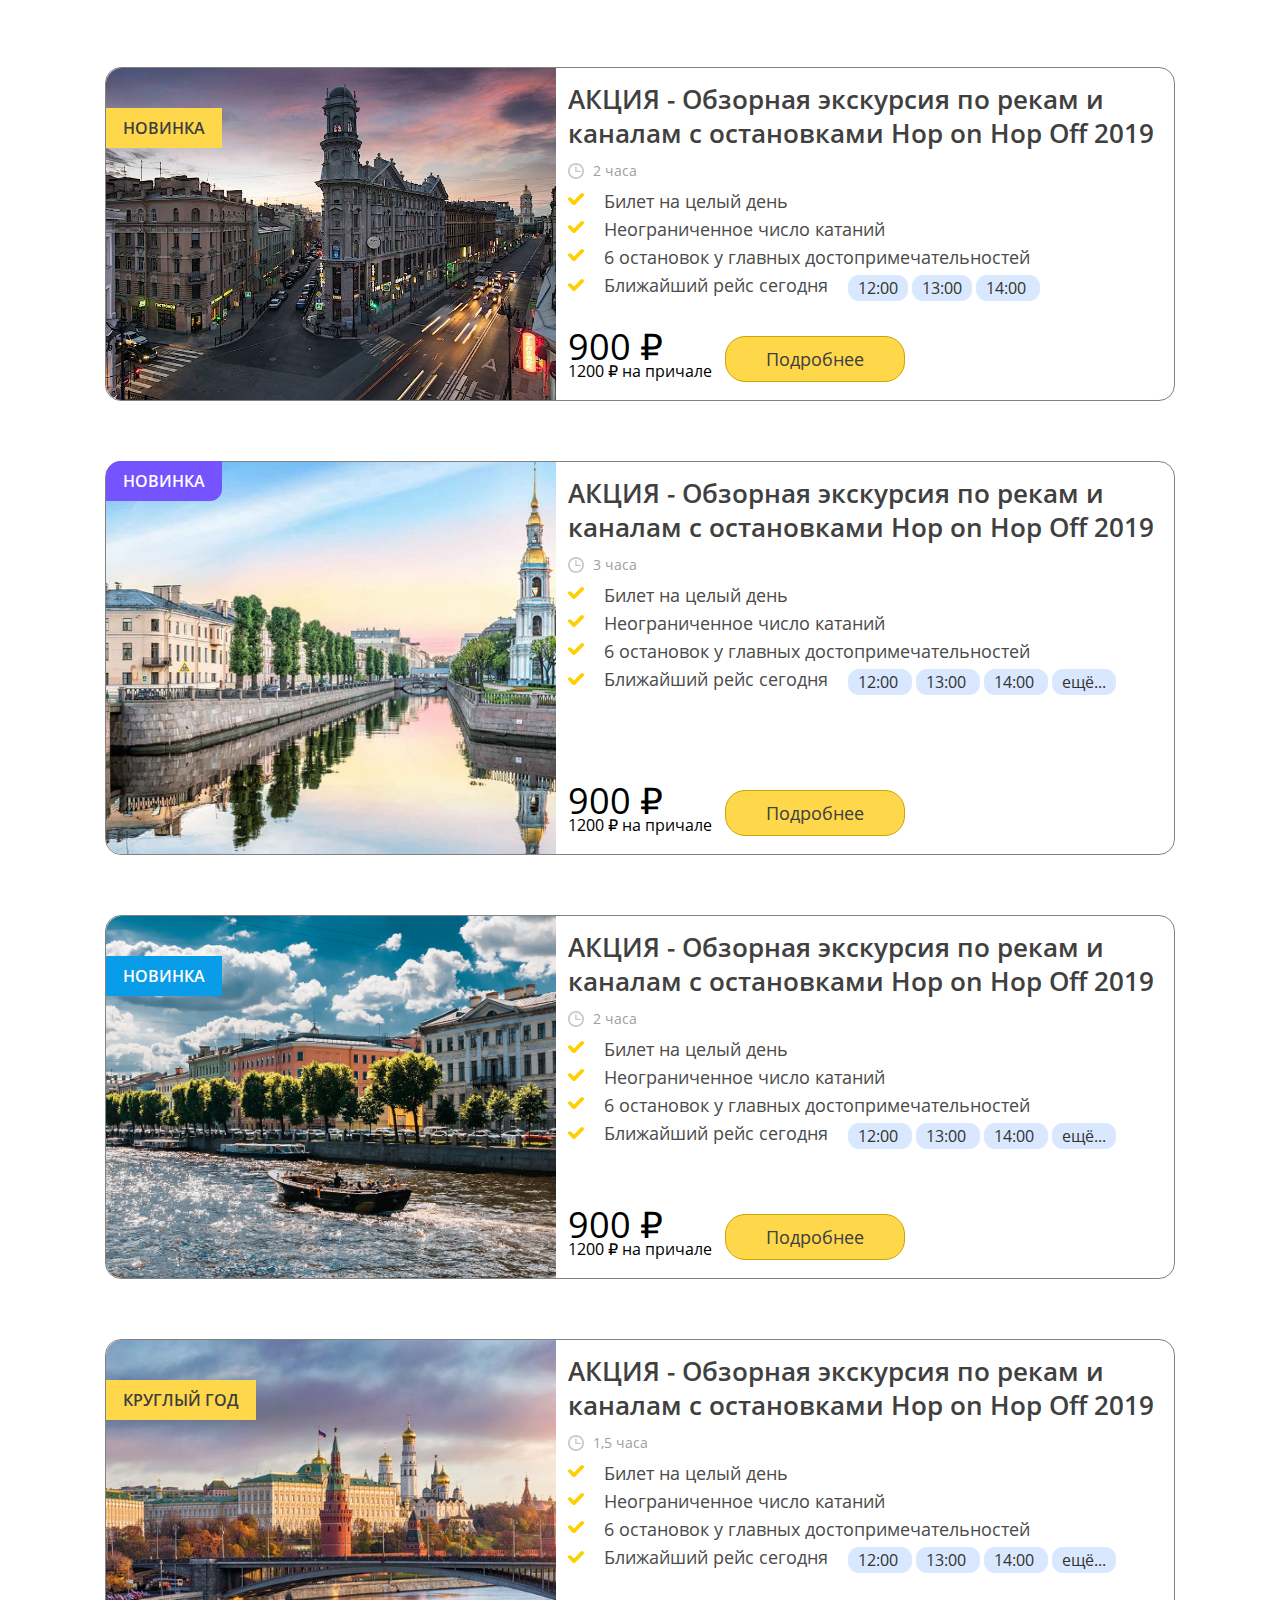
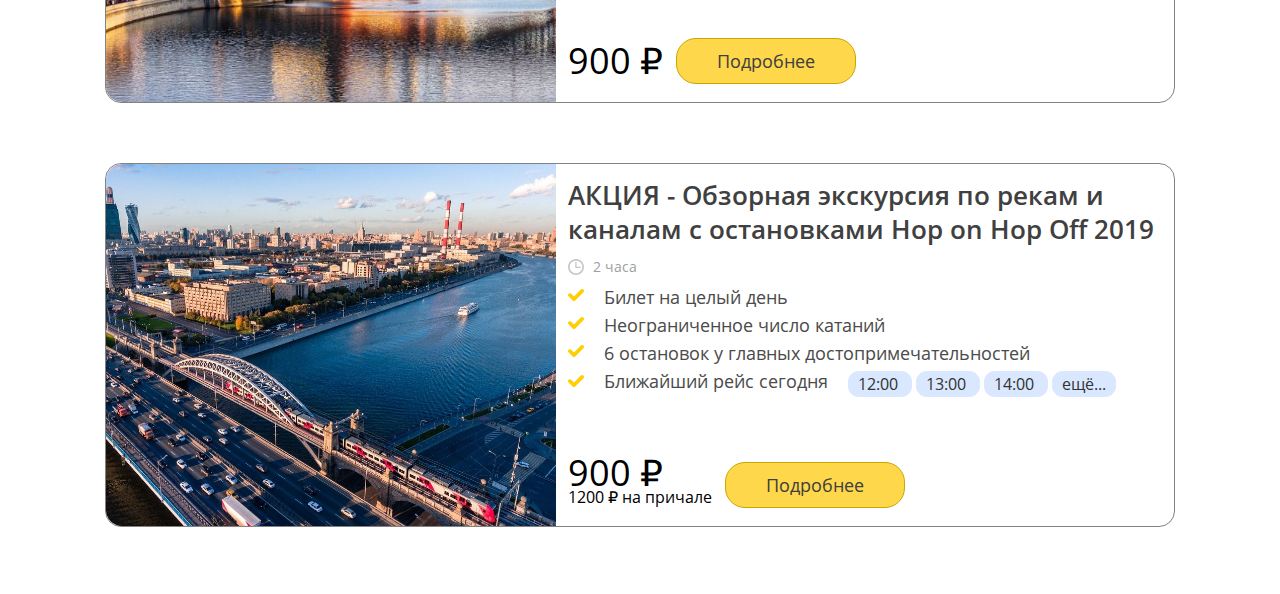
<file: 1. Block layout/index.html>
<!DOCTYPE html>
<html lang="ru">
<head>
  <meta charset="UTF-8">
  <meta http-equiv="X-UA-Compatible" content="IE=edge">
  <meta name="viewport" content="width=device-width, initial-scale=1.0">
  <link rel="stylesheet" href="css/styles.css">
  <title>Block layout</title>
</head>
<body>
  <div class="cards">
    <div class="card">
      <div class="card-illustration">
        <!-- Types of modifiers for a tag:
          Shape and indent modifier:
            'card-illustration__tag_posTop'
            'card-illustration__tag_posIndented'
          Color modifier:
            'card-illustration__tag_colorYellow'
            'card-illustration__tag_colorPurple'
            'card-illustration__tag_colorBlue' -->
        <span class="card-illustration__tag card-illustration__tag_posIndented card-illustration__tag_colorYellow">Новинка</span>
        <img src="./imgs/spb.jpg" alt="" class="card-illustration__img">
      </div>
      <div class="card-body">
        <div class="card-body-tourTime">
          <img src="./imgs/clock.svg" alt="" class="card-body-tourTime__clockIcon">
          <span class="card-body-tourTime__time">2 часа</span>
        </div>
        <h2 class="card-body__title">АКЦИЯ - Обзорная экскурсия по рекам и каналам  с остановками Hop on Hop Off 2019</h2>
        <div class="card-body-checks">
          <div class="card-body-checks-check">
            <img src="./imgs/checkmark.svg" alt="" class="card-body-checks-check__checkmark">
            <p class="card-body-checks-check__text">Билет на целый день</p>
          </div>
          <div class="card-body-checks-check">
            <img src="./imgs/checkmark.svg" alt="" class="card-body-checks-check__checkmark">
            <p class="card-body-checks-check__text">Неограниченное число катаний</p>
          </div>
          <div class="card-body-checks-check">
            <img src="./imgs/checkmark.svg" alt="" class="card-body-checks-check__checkmark">
            <p class="card-body-checks-check__text">6 остановок у главных достопримечательностей</p>
          </div>
          <div class="card-body-checks-check closest-cruise">
            <div class="closest-cruise-wrapper">
              <img src="./imgs/checkmark.svg" alt="" class="card-body-checks-check__checkmark">
              <p class="card-body-checks-check__text">Ближайший рейс сегодня</p>
            </div>
            <div id="times" class="card-body-checks-check-times">
              <span class="card-body-checks-check-times__time">12:00</span>
              <span class="card-body-checks-check-times__time">13:00</span>
              <span class="card-body-checks-check-times__time">14:00</span>
            </div>
          </div>
        </div>
        <div class="card-body-footer">
          <div class="card-body-footer-prices">
            <span class="card-body-footer-prices__price">900 ₽</span>
            <span class="card-body-footer-prices__priceFromPier">1200 ₽ на причале</span>
          </div>
          <button class="card-body-footer__button">Подробнее</button>
        </div>
      </div>
    </div>
    <div class="card">
      <div class="card-illustration">
        <!-- Types of modifiers for a tag:
          Shape and indent modifier:
            'card-illustration__tag_posTop'
            'card-illustration__tag_posIndented'
          Color modifier:
            'card-illustration__tag_colorYellow'
            'card-illustration__tag_colorPurple'
            'card-illustration__tag_colorBlue' -->
        <span class="card-illustration__tag card-illustration__tag_posTop card-illustration__tag_colorPurple">Новинка</span>
        <img src="./imgs/spb2.jpeg" alt="" class="card-illustration__img">
      </div>
      <div class="card-body">
        <div class="card-body-tourTime">
          <img src="./imgs/clock.svg" alt="" class="card-body-tourTime__clockIcon">
          <span class="card-body-tourTime__time">3 часа</span>
        </div>
        <h2 class="card-body__title">АКЦИЯ - Обзорная экскурсия по рекам и каналам  с остановками Hop on Hop Off 2019</h2>
        <div class="card-body-checks">
          <div class="card-body-checks-check">
            <img src="./imgs/checkmark.svg" alt="" class="card-body-checks-check__checkmark">
            <p class="card-body-checks-check__text">Билет на целый день</p>
          </div>
          <div class="card-body-checks-check">
            <img src="./imgs/checkmark.svg" alt="" class="card-body-checks-check__checkmark">
            <p class="card-body-checks-check__text">Неограниченное число катаний</p>
          </div>
          <div class="card-body-checks-check">
            <img src="./imgs/checkmark.svg" alt="" class="card-body-checks-check__checkmark">
            <p class="card-body-checks-check__text">6 остановок у главных достопримечательностей</p>
          </div>
          <div class="card-body-checks-check closest-cruise">
            <div class="closest-cruise-wrapper">
              <img src="./imgs/checkmark.svg" alt="" class="card-body-checks-check__checkmark">
              <p class="card-body-checks-check__text">Ближайший рейс сегодня</p>
            </div>
            <div id="times" class="card-body-checks-check-times">
              <span class="card-body-checks-check-times__time">12:00</span>
              <span class="card-body-checks-check-times__time">13:00</span>
              <span class="card-body-checks-check-times__time">14:00</span>
              <span class="card-body-checks-check-times__time">15:00</span>
              <span class="card-body-checks-check-times__time">16:00</span>
              <span class="card-body-checks-check-times__time">17:00</span>
              <span class="card-body-checks-check-times__time">18:00</span>
              <span class="card-body-checks-check-times__time">19:00</span>
              <span class="card-body-checks-check-times__time">20:00</span>
            </div>
          </div>
        </div>
        <div class="card-body-footer">
          <div class="card-body-footer-prices">
            <span class="card-body-footer-prices__price">900 ₽</span>
            <span class="card-body-footer-prices__priceFromPier">1200 ₽ на причале</span>
          </div>
          <button class="card-body-footer__button">Подробнее</button>
        </div>
      </div>
    </div>
    <div class="card">
      <div class="card-illustration">
        <!-- Types of modifiers for a tag:
          Shape and indent modifier:
            'card-illustration__tag_posTop'
            'card-illustration__tag_posIndented'
          Color modifier:
            'card-illustration__tag_colorYellow'
            'card-illustration__tag_colorPurple'
            'card-illustration__tag_colorBlue' -->
        <span class="card-illustration__tag card-illustration__tag_posIndented card-illustration__tag_colorBlue">Новинка</span>
        <img src="./imgs/spb3.jpg" alt="" class="card-illustration__img">
      </div>
      <div class="card-body">
        <div class="card-body-tourTime">
          <img src="./imgs/clock.svg" alt="" class="card-body-tourTime__clockIcon">
          <span class="card-body-tourTime__time">2 часа</span>
        </div>
        <h2 class="card-body__title">АКЦИЯ - Обзорная экскурсия по рекам и каналам  с остановками Hop on Hop Off 2019</h2>
        <div class="card-body-checks">
          <div class="card-body-checks-check">
            <img src="./imgs/checkmark.svg" alt="" class="card-body-checks-check__checkmark">
            <p class="card-body-checks-check__text">Билет на целый день</p>
          </div>
          <div class="card-body-checks-check">
            <img src="./imgs/checkmark.svg" alt="" class="card-body-checks-check__checkmark">
            <p class="card-body-checks-check__text">Неограниченное число катаний</p>
          </div>
          <div class="card-body-checks-check">
            <img src="./imgs/checkmark.svg" alt="" class="card-body-checks-check__checkmark">
            <p class="card-body-checks-check__text">6 остановок у главных достопримечательностей</p>
          </div>
          <div class="card-body-checks-check closest-cruise">
            <div class="closest-cruise-wrapper">
              <img src="./imgs/checkmark.svg" alt="" class="card-body-checks-check__checkmark">
              <p class="card-body-checks-check__text">Ближайший рейс сегодня</p>
            </div>
            <div id="times" class="card-body-checks-check-times">
              <span class="card-body-checks-check-times__time">12:00</span>
              <span class="card-body-checks-check-times__time">13:00</span>
              <span class="card-body-checks-check-times__time">14:00</span>
              <span class="card-body-checks-check-times__time">15:00</span>
              <span class="card-body-checks-check-times__time">16:00</span>
              <span class="card-body-checks-check-times__time">17:00</span>
            </div>
          </div>
        </div>
        <div class="card-body-footer">
          <div class="card-body-footer-prices">
            <span class="card-body-footer-prices__price">900 ₽</span>
            <span class="card-body-footer-prices__priceFromPier">1200 ₽ на причале</span>
          </div>
          <button class="card-body-footer__button">Подробнее</button>
        </div>
      </div>
    </div>
    <div class="card">
      <div class="card-illustration">
        <!-- Types of modifiers for a tag:
          Shape and indent modifier:
            'card-illustration__tag_posTop'
            'card-illustration__tag_posIndented'
          Color modifier:
            'card-illustration__tag_colorYellow'
            'card-illustration__tag_colorPurple'
            'card-illustration__tag_colorBlue' -->
        <span class="card-illustration__tag card-illustration__tag_posIndented card-illustration__tag_colorYellow">Круглый год</span>
        <img src="./imgs/msk.jpg" alt="" class="card-illustration__img">
      </div>
      <div class="card-body">
        <div class="card-body-tourTime">
          <img src="./imgs/clock.svg" alt="" class="card-body-tourTime__clockIcon">
          <span class="card-body-tourTime__time">1,5 часа</span>
        </div>
        <h2 class="card-body__title">АКЦИЯ - Обзорная экскурсия по рекам и каналам  с остановками Hop on Hop Off 2019</h2>
        <div class="card-body-checks">
          <div class="card-body-checks-check">
            <img src="./imgs/checkmark.svg" alt="" class="card-body-checks-check__checkmark">
            <p class="card-body-checks-check__text">Билет на целый день</p>
          </div>
          <div class="card-body-checks-check">
            <img src="./imgs/checkmark.svg" alt="" class="card-body-checks-check__checkmark">
            <p class="card-body-checks-check__text">Неограниченное число катаний</p>
          </div>
          <div class="card-body-checks-check">
            <img src="./imgs/checkmark.svg" alt="" class="card-body-checks-check__checkmark">
            <p class="card-body-checks-check__text">6 остановок у главных достопримечательностей</p>
          </div>
          <div class="card-body-checks-check closest-cruise">
            <div class="closest-cruise-wrapper">
              <img src="./imgs/checkmark.svg" alt="" class="card-body-checks-check__checkmark">
              <p class="card-body-checks-check__text">Ближайший рейс сегодня</p>
            </div>
            <div id="times" class="card-body-checks-check-times">
              <span class="card-body-checks-check-times__time">12:00</span>
              <span class="card-body-checks-check-times__time">13:00</span>
              <span class="card-body-checks-check-times__time">14:00</span>
              <span class="card-body-checks-check-times__time">15:00</span>
              <span class="card-body-checks-check-times__time">16:00</span>
              <span class="card-body-checks-check-times__time">17:00</span>
              <span class="card-body-checks-check-times__time">18:00</span>
            </div>
          </div>
        </div>
        <div class="card-body-footer">
          <div class="card-body-footer-prices">
            <span class="card-body-footer-prices__price">900 ₽</span>
          </div>
          <button class="card-body-footer__button">Подробнее</button>
        </div>
      </div>
    </div>
    <div class="card">
      <div class="card-illustration">
        <img src="./imgs/msk2.jpg" alt="" class="card-illustration__img">
      </div>
      <div class="card-body">
        <div class="card-body-tourTime">
          <img src="./imgs/clock.svg" alt="" class="card-body-tourTime__clockIcon">
          <span class="card-body-tourTime__time">2 часа</span>
        </div>
        <h2 class="card-body__title">АКЦИЯ - Обзорная экскурсия по рекам и каналам  с остановками Hop on Hop Off 2019</h2>
        <div class="card-body-checks">
          <div class="card-body-checks-check">
            <img src="./imgs/checkmark.svg" alt="" class="card-body-checks-check__checkmark">
            <p class="card-body-checks-check__text">Билет на целый день</p>
          </div>
          <div class="card-body-checks-check">
            <img src="./imgs/checkmark.svg" alt="" class="card-body-checks-check__checkmark">
            <p class="card-body-checks-check__text">Неограниченное число катаний</p>
          </div>
          <div class="card-body-checks-check">
            <img src="./imgs/checkmark.svg" alt="" class="card-body-checks-check__checkmark">
            <p class="card-body-checks-check__text">6 остановок у главных достопримечательностей</p>
          </div>
          <div class="card-body-checks-check closest-cruise">
            <div class="closest-cruise-wrapper">
              <img src="./imgs/checkmark.svg" alt="" class="card-body-checks-check__checkmark">
              <p class="card-body-checks-check__text">Ближайший рейс сегодня</p>
            </div>
            <div id="times" class="card-body-checks-check-times">
              <span class="card-body-checks-check-times__time">12:00</span>
              <span class="card-body-checks-check-times__time">13:00</span>
              <span class="card-body-checks-check-times__time">14:00</span>
              <span class="card-body-checks-check-times__time">15:00</span>
              <span class="card-body-checks-check-times__time">16:00</span>
            </div>
          </div>
        </div>
        <div class="card-body-footer">
          <div class="card-body-footer-prices">
            <span class="card-body-footer-prices__price">900 ₽</span>
            <span class="card-body-footer-prices__priceFromPier">1200 ₽ на причале</span>
          </div>
          <button class="card-body-footer__button">Подробнее</button>
        </div>
      </div>
    </div>
  </div>

  <script type="text/javascript" src="scripts.js"></script>
</body>
</html>
</file>
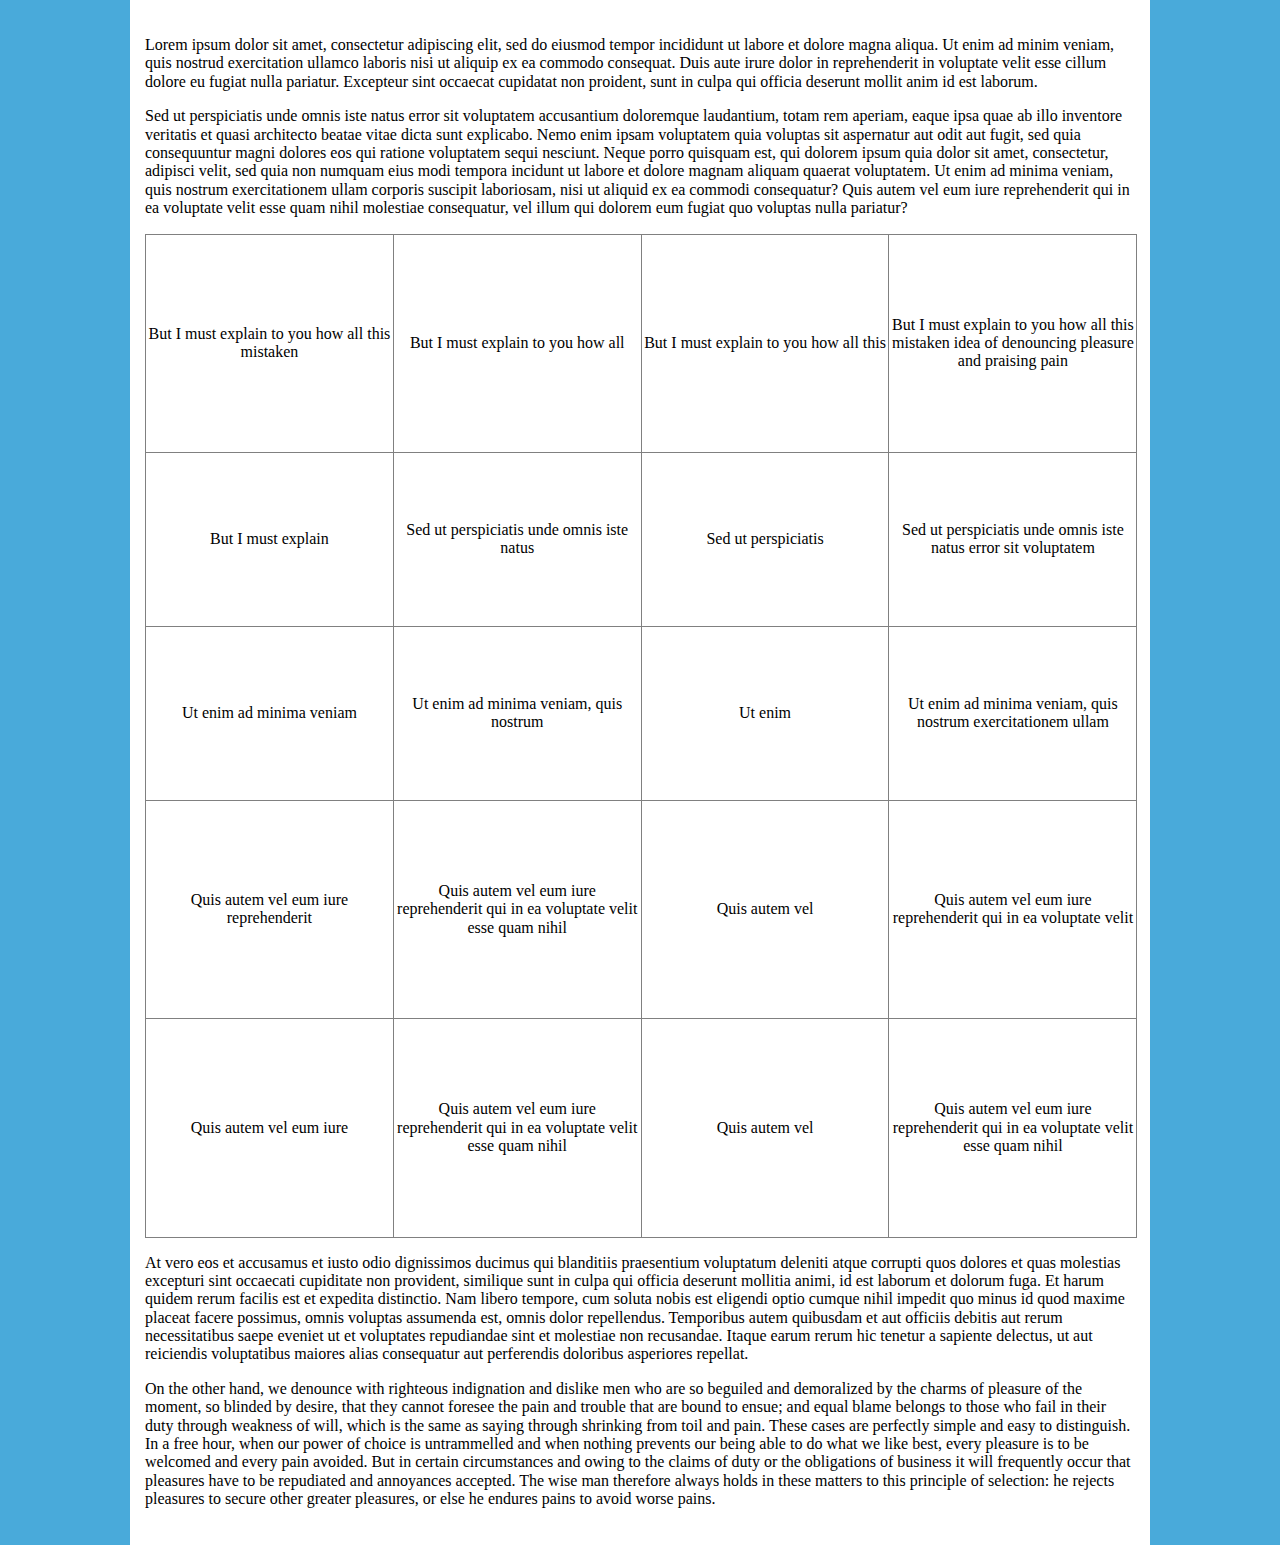
<file: 2. Tables/index.html>
<!DOCTYPE html>
<html lang="ru">
<head>
  <meta charset="UTF-8">
  <meta http-equiv="X-UA-Compatible" content="IE=edge">
  <meta name="viewport" content="width=device-width, initial-scale=1.0">
  <link rel="stylesheet" href="styles.css">
  <title>Tables</title>
</head>
<body>
  <div class="blog">
    <p>
      Lorem ipsum dolor sit amet, consectetur adipiscing elit, sed do eiusmod tempor incididunt ut labore et dolore magna aliqua. 
      Ut enim ad minim veniam, quis nostrud exercitation ullamco laboris nisi ut aliquip ex ea commodo consequat. Duis aute irure dolor in reprehenderit in 
      voluptate velit esse cillum dolore eu fugiat nulla pariatur. Excepteur sint occaecat cupidatat non proident, sunt in culpa qui officia deserunt mollit 
      anim id est laborum.
    </p>
    <p>
      Sed ut perspiciatis unde omnis iste natus error sit voluptatem accusantium doloremque laudantium, totam rem aperiam, eaque ipsa quae ab illo inventore 
      veritatis et quasi architecto beatae vitae dicta sunt explicabo. Nemo enim ipsam voluptatem quia voluptas sit aspernatur aut odit aut fugit, 
      sed quia consequuntur magni dolores eos qui ratione voluptatem sequi nesciunt. Neque porro quisquam est, qui dolorem ipsum quia dolor sit amet, 
      consectetur, adipisci velit, sed quia non numquam eius modi tempora incidunt ut labore et dolore magnam aliquam quaerat voluptatem. Ut enim ad minima 
      veniam, quis nostrum exercitationem ullam corporis suscipit laboriosam, nisi ut aliquid ex ea commodi consequatur? Quis autem vel eum iure reprehenderit 
      qui in ea voluptate velit esse quam nihil molestiae consequatur, vel illum qui dolorem eum fugiat quo voluptas nulla pariatur?
    </p>
    <div class="tableWrapper">
      <table border="1" style="border-collapse: collapse; width: 100.23640661938533%; height: 1004px;">
        <tbody>
          <tr style="height: 36px;">
            <td style="width: 25%; height: 36px; border-style: solid; text-align: center;">
              <span style="font-weight: 400;">But I must explain to you how all this mistaken</span>
            </td>
            <td style="width: 25%; height: 36px; border-style: solid;">
              <p>
                <span style="font-weight: 400;"></span>
              </p>
              <p style="text-align: center;">
                <span style="font-weight: 400;">But I must explain to you how all</span>
              </p>
              <p>
                <span style="font-weight: 400;"></span>
              </p>
            </td>
            <td style="width: 25%; height: 36px; border-style: solid; text-align: center;">
              <span style="font-weight: 400;">But I must explain to you how all this</span>
            </td>
            <td style="width: 82.8017176331783%; height: 36px; border-style: solid; text-align: center;">
              <p>
                <span style="font-weight: 400;"></span>
              </p>
              <p>
                <span style="font-weight: 400;">But I must explain to you how all this mistaken idea of denouncing pleasure and praising pain</span>
              </p>
              <p>
                <span style="font-weight: 400;"></span>
              </p>
            </td>
          </tr>
          <tr style="height: 18px;">
            <td style="width: 25%; height: 18px; border-style: solid; text-align: center;">
              <span style="font-weight: 400;">But I must explain  </span>
            </td>
            <td style="width: 25%; height: 18px; border-style: solid;">
              <p>
                <span style="font-weight: 400;"></span>
              </p>
              <p style="text-align: center;">
                <span style="font-weight: 400;">Sed ut perspiciatis unde omnis iste natus</span>
              </p>
              <p>
                <span style="font-weight: 400;"></span>
              </p>
            </td>
            <td style="width: 25%; height: 18px; border-style: solid; text-align: center;">
              <span style="font-weight: 400;">Sed ut perspiciatis</span>
            </td>
            <td style="width: 82.8017176331783%; height: 18px; border-style: solid; text-align: center;">
              <p>
                <span style="font-weight: 400;"></span>
              </p>
              <p>
                <span style="font-weight: 400;">Sed ut perspiciatis unde omnis iste natus error sit voluptatem</span>
              </p>
              <p>
                <span style="font-weight: 400;"></span>
              </p>
            </td>
          </tr>
          <tr style="height: 54px;">
            <td style="width: 25%; border-style: solid; height: 54px; text-align: center;">
              <span style="font-weight: 400;">Ut enim ad minima veniam</span>
            </td>
            <td style="width: 25%; border-style: solid; height: 54px;">
              <p>
                <span style="font-weight: 400;"></span>
              </p>
              <p style="text-align: center;">
                <span style="font-weight: 400;">Ut enim ad minima veniam, quis nostrum</span>
              </p>
              <p>
                <span style="font-weight: 400;"></span>
              </p>
            </td>
            <td style="width: 25%; border-style: solid; height: 54px; text-align: center;">
              <span style="font-weight: 400;">Ut enim</span>
            </td>
            <td style="width: 82.8017176331783%; border-style: solid; height: 54px; text-align: center;">
              <p>
                <span style="font-weight: 400;"></span>
              </p>
              <p>
                <span style="font-weight: 400;">Ut enim ad minima veniam, quis nostrum exercitationem ullam</span><span style="font-weight: 400;"></span>
              </p>
              <p>
                <span style="font-weight: 400;"></span>
              </p>
            </td>
          </tr>
          <tr style="height: 72px;">
            <td style="width: 25%; border-style: solid; height: 72px; text-align: center;">
              <span style="font-weight: 400;">Quis autem vel eum iure reprehenderit</span>
            </td>
            <td style="width: 25%; border-style: solid; height: 72px;">
              <p>
                <span style="font-weight: 400;"></span>
              </p>
              <p style="text-align: center;">
                <span style="font-weight: 400;">Quis autem vel eum iure reprehenderit qui in ea voluptate velit esse quam nihil</span>
              </p>
              <p>
                <span style="font-weight: 400;"></span>
              </p>
            </td>
            <td style="width: 25%; border-style: solid; height: 72px; text-align: center;">
              <span style="font-weight: 400;">Quis autem vel</span>
            </td>
            <td style="width: 82.8017176331783%; border-style: solid; height: 72px; text-align: center;">
              <span style="font-weight: 400;">Quis autem vel eum iure reprehenderit qui in ea voluptate velit</span>
            </td>
          </tr>
          <tr style="height: 54px;">
            <td style="width: 25%; border-style: solid; height: 54px; text-align: center;">
              <span style="font-weight: 400;">Quis autem vel eum iure</span>
            </td>
            <td style="width: 25%; border-style: solid; height: 54px;">
              <p>
                <span style="font-weight: 400;"></span>
              </p>
              <p style="text-align: center;">
                <span style="font-weight: 400;">Quis autem vel eum iure reprehenderit qui in ea voluptate velit esse quam nihil</span>
              </p>
              <p>
                <span style="font-weight: 400;"></span>
              </p>
            </td>
            <td style="width: 25%; border-style: solid; height: 54px; text-align: center;">
              <span style="font-weight: 400;">Quis autem vel</span>
            </td>
            <td style="width: 82.8017176331783%; border-style: solid; height: 54px; text-align: center;">
              <span style="font-weight: 400;">Quis autem vel eum iure reprehenderit qui in ea voluptate velit esse quam nihil</span>
            </td>
          </tr>
        </tbody>
      </table>
    </div>
   <p>
      At vero eos et accusamus et iusto odio dignissimos ducimus qui blanditiis praesentium voluptatum deleniti atque corrupti quos dolores et 
      quas molestias excepturi sint occaecati cupiditate non provident, similique sunt in culpa qui officia deserunt mollitia animi, id est laborum 
      et dolorum fuga. Et harum quidem rerum facilis est et expedita distinctio. Nam libero tempore, cum soluta nobis est eligendi optio cumque nihil 
      impedit quo minus id quod maxime placeat facere possimus, omnis voluptas assumenda est, omnis dolor repellendus. Temporibus autem quibusdam et 
      aut officiis debitis aut rerum necessitatibus saepe eveniet ut et voluptates repudiandae sint et molestiae non recusandae. Itaque earum rerum 
      hic tenetur a sapiente delectus, ut aut reiciendis voluptatibus maiores alias consequatur aut perferendis doloribus asperiores repellat.
    </p>
    <p>
      On the other hand, we denounce with righteous indignation and dislike men who are so beguiled and demoralized by the charms of pleasure of the moment, 
      so blinded by desire, that they cannot foresee the pain and trouble that are bound to ensue; and equal blame belongs to those who fail in their duty 
      through weakness of will, which is the same as saying through shrinking from toil and pain. These cases are perfectly simple and easy to distinguish. 
      In a free hour, when our power of choice is untrammelled and when nothing prevents our being able to do what we like best, every pleasure is to be 
      welcomed and every pain avoided. But in certain circumstances and owing to the claims of duty or the obligations of business it will frequently occur 
      that pleasures have to be repudiated and annoyances accepted. The wise man therefore always holds in these matters to this principle of selection: 
      he rejects pleasures to secure other greater pleasures, or else he endures pains to avoid worse pains.
    </p>
  </div>
</body>
</html>
</file>
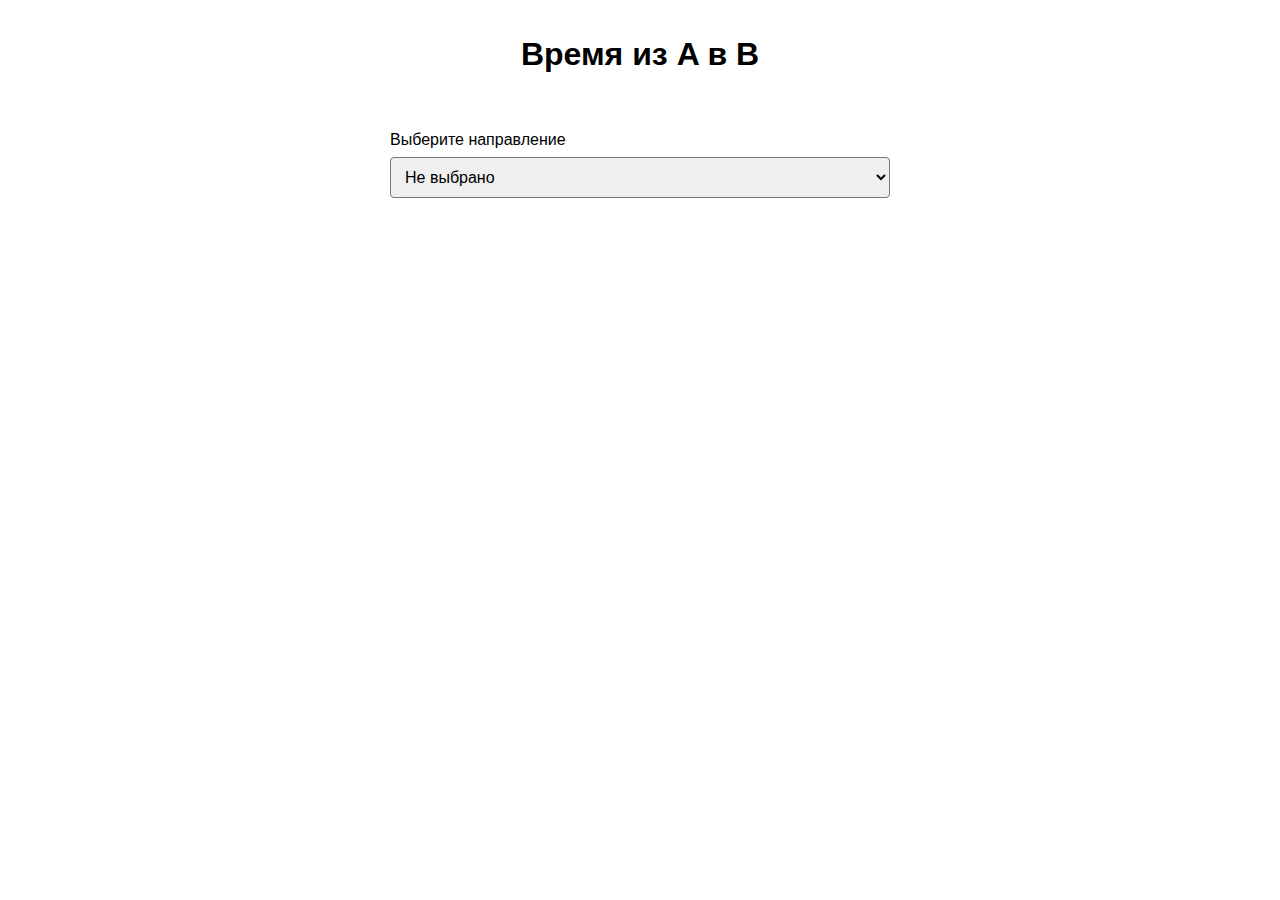
<file: 4. Time from A to B/index.html>
<!DOCTYPE html>
<html lang="ru">
<head>
  <meta charset="UTF-8">
  <meta http-equiv="X-UA-Compatible" content="IE=edge">
  <meta name="viewport" content="width=device-width, initial-scale=1.0">
  <link rel="stylesheet" href="css/styles.css">
  <title>Time from A to B</title>
</head>
<body>
  <div class="container">
    <h1 class="title">Время из A в B</h1>
    <div id="commonWrapper" class="commonWrapper">
      <form action="">
        <label for="route">Выберите направление</label>
        <select name="route" id="routeSelect">
          <option value="Не выбрано" class="notSelected" selected disabled>Не выбрано</option>
          <option value="из A в B">из A в B</option>
          <option value="из B в A">из B в A</option>
          <option value="из A в B и обратно в А">из A в B и обратно в А</option>
        </select>
      </form>
      <form action="" id="timeForm" class="timeForm timeForm__hidden">
        <label for="time">Выберите время</label>
        <select name="time" id="timeSelect">
          <option value="18:00(из A в B)" class="option__hidden">18:00(из A в B)</option>
          <option value="18:30(из A в B)" class="option__hidden">18:30(из A в B)</option>
          <option value="18:45(из A в B)" class="option__hidden">18:45(из A в B)</option>
          <option value="19:00(из A в B)" class="option__hidden">19:00(из A в B)</option>
          <option value="19:15(из A в B)" class="option__hidden">19:15(из A в B)</option>
          <option value="21:00(из A в B)" class="option__hidden">21:00(из A в B)</option>
          <option value="18:30(из B в A)" class="option__hidden">18:30(из B в A)</option>
          <option value="18:45(из B в A)" class="option__hidden">18:45(из B в A)</option>
          <option value="19:00(из B в A)" class="option__hidden">19:00(из B в A)</option>
          <option value="19:15(из B в A)" class="option__hidden">19:15(из B в A)</option>
          <option value="19:35(из B в A)" class="option__hidden">19:35(из B в A)</option>
          <option value="21:50(из B в A)" class="option__hidden">21:50(из B в A)</option>
          <option value="21:55(из B в A)" class="option__hidden">21:55(из B в A)</option>
        </select>
      </form>
      <form action="" id="returnForm" class="returnForm returnForm__hidden">
        <label for="return">Выберите время обратного отправления</label>
        <select name="return" id="returnSelect">
          <option value="18:30(из B в A)" class="option__hidden">18:30(из B в A)</option>
          <option value="18:45(из B в A)" class="option__hidden">18:45(из B в A)</option>
          <option value="19:00(из B в A)" class="option__hidden">19:00(из B в A)</option>
          <option value="19:15(из B в A)" class="option__hidden">19:15(из B в A)</option>
          <option value="19:35(из B в A)" class="option__hidden">19:35(из B в A)</option>
          <option value="21:50(из B в A)" class="option__hidden">21:50(из B в A)</option>
          <option value="21:55(из B в A)" class="option__hidden">21:55(из B в A)</option>
        </select>
      </form>
      <form action="" onsubmit="return false;" id="numForm" class="numForm numForm__hidden">
        <label for="num">Количество билетов</label>
        <input id="numInput" name="num" type="number" class="amountTickets" value="1">
        <button id="calculationButton" class="calculationButton">Посчитать</button>
      </form>
    </div>
  </div>

  <script type="text/javascript" src="scripts.js"></script>
</body>
</html>
</file>
<file: 1. Block layout/css/styles.css>
@charset "UTF-8";
@font-face {
  font-family: "Open Sans";
  src: url("../fonts/open_sans.eot"); /* IE 9 Compatibility Mode */
  src: url("../fonts/open_sans.eot?#iefix") format("embedded-opentype"), url("../fonts/open_sans.woff2") format("woff2"), url("../fonts/open_sans.woff") format("woff"), url("../fonts/open_sans.ttf") format("truetype"), url("../fonts/open_sans.svg#open_sans") format("svg"); /* Chrome < 4, Legacy iOS */
}
@font-face {
  font-family: "Open Sans Semibold";
  src: url("../fonts/open_sans_semibold.eot"); /* IE 9 Compatibility Mode */
  src: url("../fonts/open_sans_semibold.eot?#iefix") format("embedded-opentype"), url("../fonts/open_sans_semibold.woff2") format("woff2"), url("../fonts/open_sans_semibold.woff") format("woff"), url("../fonts/open_sans_semibold.ttf") format("truetype"), url("../fonts/open_sans_semibold.svg#open_sans_semibold") format("svg"); /* Chrome < 4, Legacy iOS */
}
@font-face {
  font-family: "fakeSansRegular", sans-serif;
  src: url("fonts/fakeSans_Regular.ttf") format("truetype");
  font-weight: 400;
  font-style: normal;
}
/* Указываем box sizing */
*,
*::before,
*::after {
  box-sizing: border-box;
}

/* Убираем внутренние отступы */
ul[class],
ol[class] {
  padding: 0;
}

/* Убираем внешние отступы */
body,
h1,
h2,
h3,
h4,
p,
ul[class],
ol[class],
li,
figure,
figcaption,
blockquote,
dl,
dd {
  margin: 0;
}

/* Выставляем основные настройки по-умолчанию для body */
body {
  min-height: 100vh;
  scroll-behavior: smooth;
  text-rendering: optimizeSpeed;
  line-height: 1.5;
}

/* Удаляем стандартную стилизацию для всех ul и il, у которых есть атрибут class*/
ul[class],
ol[class] {
  list-style: none;
}

/* Элементы a, у которых нет класса, сбрасываем до дефолтных стилей */
a:not([class]) {
  -webkit-text-decoration-skip: ink;
          text-decoration-skip-ink: auto;
}

/* Упрощаем работу с изображениями */
img {
  max-width: 100%;
  display: block;
}

/* Указываем понятную периодичность в потоке данных у article*/
article > * + * {
  margin-top: 1em;
}

/* Наследуем шрифты для инпутов и кнопок */
input,
button,
textarea,
select {
  font: inherit;
}

/* Удаляем все анимации и переходы для людей, которые предпочитай их не использовать */
.cards {
  padding: 27px 0;
  display: flex;
  flex-direction: column;
  align-items: center;
}

.card {
  margin-bottom: 60px;
  max-width: 341px;
  display: flex;
  flex-direction: column;
  border: 0.3px solid #828282;
  border-radius: 16px;
}
.card:last-child {
  margin-bottom: 0;
}
.card-illustration {
  margin-bottom: 14px;
  position: relative;
}
.card-illustration__tag {
  padding: 8px 17px;
  left: 0;
  position: absolute;
  font-family: "Open Sans Semibold", sans-serif;
  font-weight: 600;
  font-size: 12px;
  text-transform: uppercase;
}
.card-illustration__tag_posTop {
  top: -1px;
  border-radius: 15px 0px 12px;
}
.card-illustration__tag_posIndented {
  top: 40px;
}
.card-illustration__tag_colorYellow {
  color: #3E3E3E;
  background-color: #FED74B;
}
.card-illustration__tag_colorPurple {
  color: #fff;
  background-color: #7553FF;
}
.card-illustration__tag_colorBlue {
  color: #fff;
  background-color: #099CE8;
}
.card-illustration__img {
  width: 100%;
  border-radius: 16px 16px 0px 0px;
}
.card-body {
  display: flex;
  flex-direction: column;
  padding: 14px 12px 18px;
}
.card-body-tourTime {
  margin-bottom: 10px;
  display: flex;
  align-items: center;
}
.card-body-tourTime__clockIcon {
  margin-right: 9px;
}
.card-body-tourTime__time {
  font-family: "Open Sans", sans-serif;
  font-weight: 400;
  font-size: 12px;
  color: #9E9E9E;
}
.card-body__title {
  margin-bottom: 10px;
  font-family: "Open Sans Semibold", sans-serif;
  font-weight: 600;
  font-size: 14px;
  line-height: 22px;
  color: #404040;
}
.card-body-checks {
  margin-bottom: 35px;
  display: flex;
  flex-direction: column;
}
.card-body-checks-check {
  margin-bottom: 8px;
  display: flex;
  align-items: start;
}
.card-body-checks-check__checkmark {
  margin-right: 20px;
}
.card-body-checks-check__text {
  font-family: "Open Sans", sans-serif;
  font-weight: 400;
  font-size: 14px;
  line-height: 20px;
  color: #4B4B4B;
}
.card-body-checks-check:last-child {
  margin-bottom: 0;
}
.card-body-checks-check-times {
  margin-left: 36px;
  display: flex;
  align-items: center;
  flex-wrap: wrap;
}
.card-body-checks-check-times__time {
  margin-right: 4px;
  padding: 3px 10px;
  font-family: "Open Sans", sans-serif;
  font-weight: 400;
  font-size: 14px;
  line-height: 20px;
  color: #343434;
  background-color: #D9E8FF;
  border-radius: 11px;
  transition: color 0.16s, background-color 0.16s, box-shadow 0.16s, opacity 1s ease-in;
  cursor: pointer;
}
.card-body-checks-check-times__time_disabled {
  opacity: 0;
}
.card-body-checks-check-times__time:hover {
  color: #fff;
  background-color: #6BA6FF;
  box-shadow: 0px 2px 4px rgba(0, 0, 0, 0.25);
}
.card-body-checks-check-times__time:last-child {
  margin-right: 0;
}
.card-body-checks-check-times__time:nth-child(n+5) {
  margin-top: 4px;
}
.card-body-checks-check-times__more {
  margin-right: 4px;
  padding: 3px 10px;
  font-family: "Open Sans", sans-serif;
  font-weight: 400;
  font-size: 14px;
  line-height: 20px;
  color: #343434;
  background-color: #D9E8FF;
  border-radius: 11px;
  cursor: pointer;
  transition: color 0.16s, background-color 0.16s, box-shadow 0.16s ease-in;
}
.card-body-checks-check-times__more:hover {
  color: #fff;
  background-color: #6BA6FF;
  box-shadow: 0px 2px 4px rgba(0, 0, 0, 0.25);
}
.card-body-footer {
  display: flex;
  align-items: center;
  justify-content: space-between;
}
.card-body-footer-prices {
  display: flex;
  flex-direction: column;
}
.card-body-footer-prices__price {
  font-family: "Open Sans", sans-serif;
  font-weight: 400;
  font-size: 30px;
  line-height: 20px;
  color: #000;
}
.card-body-footer-prices__priceFromPier {
  font-family: "Open Sans", sans-serif;
  font-weight: 400;
  font-size: 10px;
  line-height: 20px;
  color: #000;
}
.card-body-footer__button {
  padding: 12px 40px;
  font-family: "Open Sans", sans-serif;
  font-weight: 400;
  font-size: 14px;
  line-height: 20px;
  color: #404040;
  background-color: #FED74B;
  border: 0.5px solid #CBA500;
  border-radius: 20px;
  cursor: pointer;
}

.closest-cruise {
  flex-direction: column;
}
.closest-cruise-wrapper {
  margin-bottom: 7px;
  display: flex;
  flex-direction: row;
}

@media screen and (min-width: 992px) {
  .cards {
    padding: 67px 0;
  }
  .card {
    max-width: 1070px;
    flex-direction: row;
  }
  .card-illustration {
    width: 80%;
    margin-bottom: 0;
  }
  .card-illustration__tag {
    font-size: 16px;
  }
  .card-illustration__img {
    height: 100%;
    -o-object-fit: cover;
       object-fit: cover;
    border-radius: 16px 0px 0px 16px;
  }
  .card-body {
    display: flex;
    flex-direction: column;
  }
  .card-body-tourTime {
    order: 1;
  }
  .card-body-tourTime__time {
    font-size: 14px;
  }
  .card-body__title {
    order: 0;
    font-size: 26px;
    line-height: 34px;
  }
  .card-body-checks {
    order: 2;
  }
  .card-body-checks-check__text {
    font-size: 18px;
  }
  .card-body-checks-check-times {
    margin-left: 10px;
    display: grid;
    grid-template-columns: 1fr 1fr 1fr 1fr;
  }
  .card-body-checks-check-times__time {
    font-size: 16px;
  }
  .card-body-checks-check-times__more {
    font-size: 16px;
  }
  .card-body-footer {
    order: 3;
    justify-content: start;
  }
  .card-body-footer-prices {
    margin-right: 13px;
  }
  .card-body-footer-prices__price {
    font-size: 36px;
  }
  .card-body-footer-prices__priceFromPier {
    margin-top: 4px;
    font-size: 16px;
  }
  .card-body-footer__button {
    font-size: 18px;
  }
  .closest-cruise {
    flex-direction: row;
  }
  .closest-cruise-wrapper {
    margin-bottom: 0;
    margin-right: 10px;
  }
  .closest-cruise-wrapper p {
    white-space: nowrap;
  }
}/*# sourceMappingURL=styles.css.map */
</file>
<file: 4. Time from A to B/css/styles.css>
@charset "UTF-8";
/* Указываем box sizing */
*,
*::before,
*::after {
  box-sizing: border-box;
}

/* Убираем внутренние отступы */
ul[class],
ol[class] {
  padding: 0;
}

/* Убираем внешние отступы */
body,
h1,
h2,
h3,
h4,
p,
ul[class],
ol[class],
li,
figure,
figcaption,
blockquote,
dl,
dd {
  margin: 0;
}

/* Выставляем основные настройки по-умолчанию для body */
body {
  min-height: 100vh;
  scroll-behavior: smooth;
  text-rendering: optimizeSpeed;
  line-height: 1.5;
}

/* Удаляем стандартную стилизацию для всех ul и il, у которых есть атрибут class*/
ul[class],
ol[class] {
  list-style: none;
}

/* Элементы a, у которых нет класса, сбрасываем до дефолтных стилей */
a:not([class]) {
  -webkit-text-decoration-skip: ink;
          text-decoration-skip-ink: auto;
}

/* Упрощаем работу с изображениями */
img {
  max-width: 100%;
  display: block;
}

/* Указываем понятную периодичность в потоке данных у article*/
article > * + * {
  margin-top: 1em;
}

/* Наследуем шрифты для инпутов и кнопок */
input,
button,
textarea,
select {
  font: inherit;
}

.container {
  margin: 0 auto;
  padding: 30px 0;
  max-width: 1200px;
}
.container .title {
  margin-bottom: 50px;
  font-family: sans-serif;
  text-align: center;
}
.container .commonWrapper {
  display: flex;
  flex-direction: column;
  align-items: center;
}
.container .commonWrapper form {
  margin-bottom: 30px;
  display: flex;
  flex-direction: column;
  width: 500px;
}
.container .commonWrapper form label {
  margin-bottom: 5px;
  font-family: sans-serif;
}
.container .commonWrapper form select, .container .commonWrapper form input {
  padding: 10px;
  font-family: sans-serif;
  border-radius: 4px;
}
.container .commonWrapper form .option__hidden {
  display: none;
}
.container .commonWrapper .timeForm {
  transition: opacity 0.7s ease-in;
}
.container .commonWrapper .timeForm__hidden {
  position: absolute;
  left: -999px;
  opacity: 0;
}
.container .commonWrapper .returnForm {
  transition: opacity 0.7s ease-in;
}
.container .commonWrapper .returnForm__hidden {
  position: absolute;
  left: -999px;
  opacity: 0;
}
.container .commonWrapper .numForm {
  transition: opacity 0.7s ease-in;
}
.container .commonWrapper .numForm__hidden {
  position: absolute;
  left: -999px;
  opacity: 0;
}
.container .commonWrapper .numForm .amountTickets {
  margin-bottom: 10px;
  font-family: sans-serif;
}
.container .commonWrapper .numForm .calculationButton {
  padding: 10px;
  font-family: sans-serif;
  font-weight: 700;
  color: #fff;
  background-color: rgb(137, 149, 255);
  border: none;
  outline: none;
  cursor: pointer;
}
.container .commonWrapper .orderText {
  font-family: sans-serif;
  font-size: 16px;
}/*# sourceMappingURL=styles.css.map */
</file>
<file: 2. Tables/styles.css>
/*! normalize.css v8.0.1 | MIT License | github.com/necolas/normalize.css */

/* Document
   ========================================================================== */

/**
 * 1. Correct the line height in all browsers.
 * 2. Prevent adjustments of font size after orientation changes in iOS.
 */

 html {
  line-height: 1.15; /* 1 */
  -webkit-text-size-adjust: 100%; /* 2 */
}

/* Sections
   ========================================================================== */

/**
 * Remove the margin in all browsers.
 */

body {
  margin: 0;
}

/**
 * Render the `main` element consistently in IE.
 */

main {
  display: block;
}

/**
 * Correct the font size and margin on `h1` elements within `section` and
 * `article` contexts in Chrome, Firefox, and Safari.
 */

h1 {
  font-size: 2em;
  margin: 0.67em 0;
}

/* Grouping content
   ========================================================================== */

/**
 * 1. Add the correct box sizing in Firefox.
 * 2. Show the overflow in Edge and IE.
 */

hr {
  box-sizing: content-box; /* 1 */
  height: 0; /* 1 */
  overflow: visible; /* 2 */
}

/**
 * 1. Correct the inheritance and scaling of font size in all browsers.
 * 2. Correct the odd `em` font sizing in all browsers.
 */

pre {
  font-family: monospace, monospace; /* 1 */
  font-size: 1em; /* 2 */
}

/* Text-level semantics
   ========================================================================== */

/**
 * Remove the gray background on active links in IE 10.
 */

a {
  background-color: transparent;
}

/**
 * 1. Remove the bottom border in Chrome 57-
 * 2. Add the correct text decoration in Chrome, Edge, IE, Opera, and Safari.
 */

abbr[title] {
  border-bottom: none; /* 1 */
  text-decoration: underline; /* 2 */
  text-decoration: underline dotted; /* 2 */
}

/**
 * Add the correct font weight in Chrome, Edge, and Safari.
 */

b,
strong {
  font-weight: bolder;
}

/**
 * 1. Correct the inheritance and scaling of font size in all browsers.
 * 2. Correct the odd `em` font sizing in all browsers.
 */

code,
kbd,
samp {
  font-family: monospace, monospace; /* 1 */
  font-size: 1em; /* 2 */
}

/**
 * Add the correct font size in all browsers.
 */

small {
  font-size: 80%;
}

/**
 * Prevent `sub` and `sup` elements from affecting the line height in
 * all browsers.
 */

sub,
sup {
  font-size: 75%;
  line-height: 0;
  position: relative;
  vertical-align: baseline;
}

sub {
  bottom: -0.25em;
}

sup {
  top: -0.5em;
}

/* Embedded content
   ========================================================================== */

/**
 * Remove the border on images inside links in IE 10.
 */

img {
  border-style: none;
}

/* Forms
   ========================================================================== */

/**
 * 1. Change the font styles in all browsers.
 * 2. Remove the margin in Firefox and Safari.
 */

button,
input,
optgroup,
select,
textarea {
  font-family: inherit; /* 1 */
  font-size: 100%; /* 1 */
  line-height: 1.15; /* 1 */
  margin: 0; /* 2 */
}

/**
 * Show the overflow in IE.
 * 1. Show the overflow in Edge.
 */

button,
input { /* 1 */
  overflow: visible;
}

/**
 * Remove the inheritance of text transform in Edge, Firefox, and IE.
 * 1. Remove the inheritance of text transform in Firefox.
 */

button,
select { /* 1 */
  text-transform: none;
}

/**
 * Correct the inability to style clickable types in iOS and Safari.
 */

button,
[type="button"],
[type="reset"],
[type="submit"] {
  -webkit-appearance: button;
}

/**
 * Remove the inner border and padding in Firefox.
 */

button::-moz-focus-inner,
[type="button"]::-moz-focus-inner,
[type="reset"]::-moz-focus-inner,
[type="submit"]::-moz-focus-inner {
  border-style: none;
  padding: 0;
}

/**
 * Restore the focus styles unset by the previous rule.
 */

button:-moz-focusring,
[type="button"]:-moz-focusring,
[type="reset"]:-moz-focusring,
[type="submit"]:-moz-focusring {
  outline: 1px dotted ButtonText;
}

/**
 * Correct the padding in Firefox.
 */

fieldset {
  padding: 0.35em 0.75em 0.625em;
}

/**
 * 1. Correct the text wrapping in Edge and IE.
 * 2. Correct the color inheritance from `fieldset` elements in IE.
 * 3. Remove the padding so developers are not caught out when they zero out
 *    `fieldset` elements in all browsers.
 */

legend {
  box-sizing: border-box; /* 1 */
  color: inherit; /* 2 */
  display: table; /* 1 */
  max-width: 100%; /* 1 */
  padding: 0; /* 3 */
  white-space: normal; /* 1 */
}

/**
 * Add the correct vertical alignment in Chrome, Firefox, and Opera.
 */

progress {
  vertical-align: baseline;
}

/**
 * Remove the default vertical scrollbar in IE 10+.
 */

textarea {
  overflow: auto;
}

/**
 * 1. Add the correct box sizing in IE 10.
 * 2. Remove the padding in IE 10.
 */

[type="checkbox"],
[type="radio"] {
  box-sizing: border-box; /* 1 */
  padding: 0; /* 2 */
}

/**
 * Correct the cursor style of increment and decrement buttons in Chrome.
 */

[type="number"]::-webkit-inner-spin-button,
[type="number"]::-webkit-outer-spin-button {
  height: auto;
}

/**
 * 1. Correct the odd appearance in Chrome and Safari.
 * 2. Correct the outline style in Safari.
 */

[type="search"] {
  -webkit-appearance: textfield; /* 1 */
  outline-offset: -2px; /* 2 */
}

/**
 * Remove the inner padding in Chrome and Safari on macOS.
 */

[type="search"]::-webkit-search-decoration {
  -webkit-appearance: none;
}

/**
 * 1. Correct the inability to style clickable types in iOS and Safari.
 * 2. Change font properties to `inherit` in Safari.
 */

::-webkit-file-upload-button {
  -webkit-appearance: button; /* 1 */
  font: inherit; /* 2 */
}

/* Interactive
   ========================================================================== */

/*
 * Add the correct display in Edge, IE 10+, and Firefox.
 */

details {
  display: block;
}

/*
 * Add the correct display in all browsers.
 */

summary {
  display: list-item;
}

/* Misc
   ========================================================================== */

/**
 * Add the correct display in IE 10+.
 */

template {
  display: none;
}

/**
 * Add the correct display in IE 10.
 */

[hidden] {
  display: none;
}

html{
  background-color: #49aada;
}

.blog{
  position: relative;
  margin: 0 auto;
  padding: 20px 15px;
  width: 990px;
  max-width:95%;
  background-color: #fff;
}

@media screen and (max-width: 375px) {
  .tableWrapper {
    overflow-x: scroll;
    border: 1px solid #000;
    background: linear-gradient(to right, #fff 90%, #ebebeb);
  }
  table {
    border-collapse: collapse;
    border: 2px solid white;
  }
  td, th {
    padding: 3px;
    border: 1px solid #000;
    text-align: left;
   }
}
</file>
